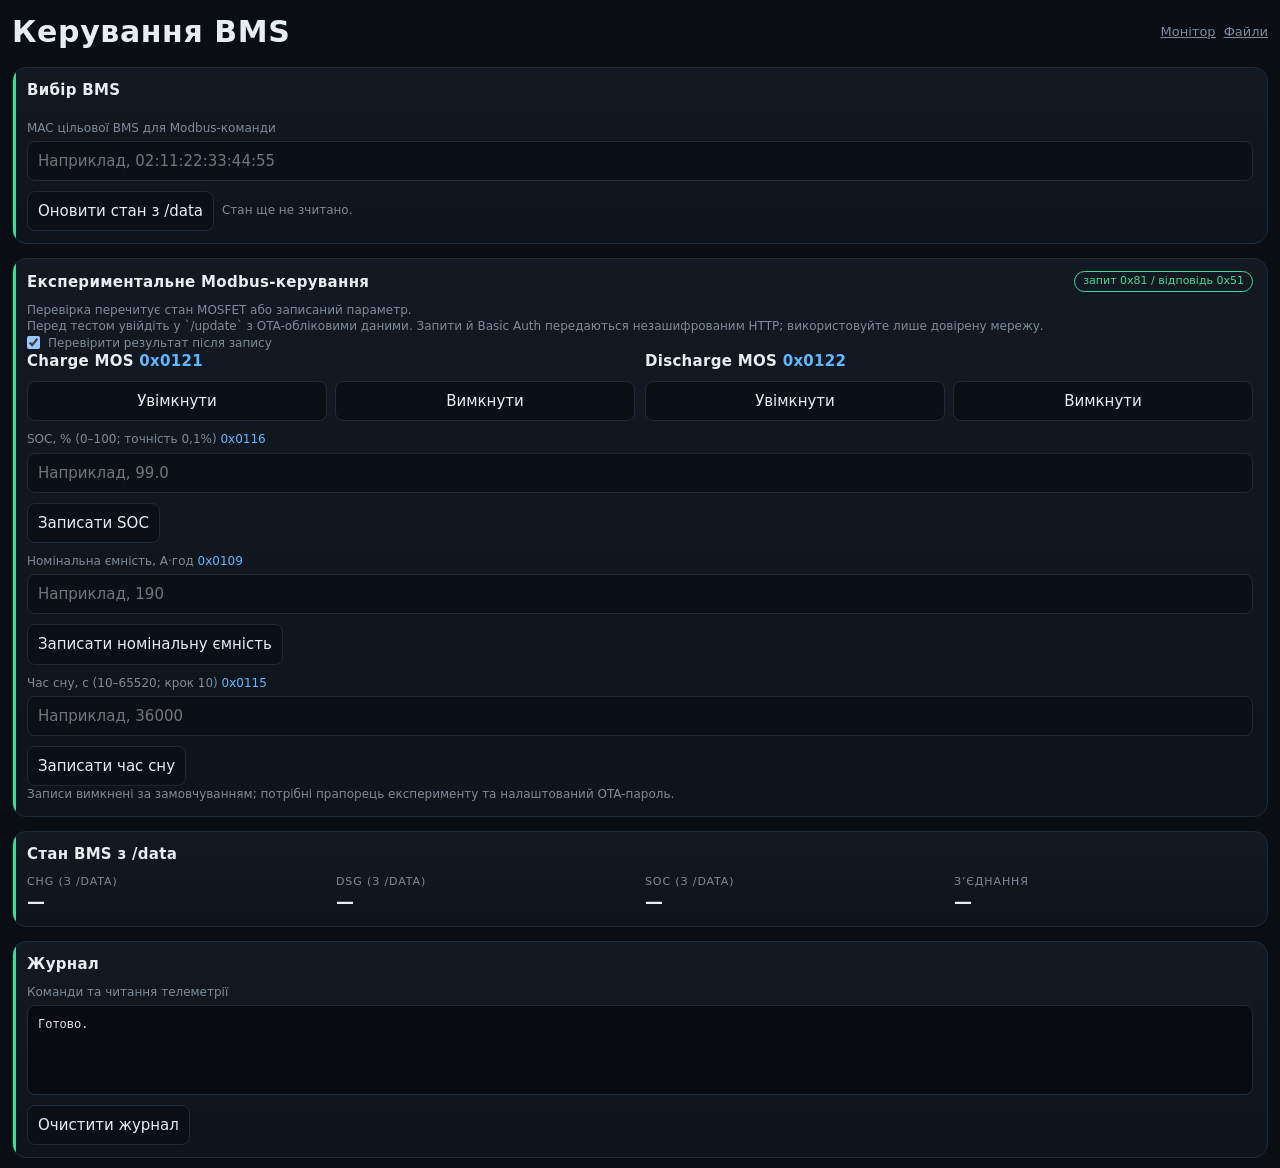
<file: example2/control.html>
<!DOCTYPE html>
<html lang="uk">
<head>
<meta charset="utf-8">
<meta name="viewport" content="width=device-width, initial-scale=1, viewport-fit=cover">
<meta name="color-scheme" content="dark">
<title>BMS Control</title>
<link rel="stylesheet" href="bms.css">
<style>
.toolbar,.actions,.inline{display:flex;align-items:center;gap:8px;flex-wrap:wrap}
.toolbar{justify-content:space-between}
.toolbar a{color:var(--mut);font-size:13px}
.notice{border:1px solid #73551e;background:#211a0d;color:#f5ca75;border-radius:10px;padding:12px 14px}
.notice strong{display:block;margin-bottom:4px}
.grid{grid-template-columns:repeat(auto-fit,minmax(min(100%,290px),1fr))}
.field{display:flex;flex-direction:column;gap:5px;margin:10px 0}
.field label,.muted{color:var(--mut);font-size:12px}
input,select,button{font:inherit;color:var(--txt);background:#0a1016;border:1px solid var(--line);border-radius:8px;padding:9px 10px}
input,select{width:100%;min-width:0}
button{cursor:pointer}
button:hover:not(:disabled){border-color:var(--c-v)}
button:disabled{opacity:.45;cursor:not-allowed}
.actions button{flex:1}
.address{color:var(--c-v);font-variant-numeric:tabular-nums}
.status-grid{display:grid;grid-template-columns:repeat(auto-fit,minmax(110px,1fr));gap:10px}
.status-value{font-size:18px;font-weight:650}
.status-line{min-height:1.5em;color:var(--mut);font-size:12px}
.log{min-height:90px;max-height:260px;overflow:auto;white-space:pre-wrap;overflow-wrap:anywhere;background:#080c11;border:1px solid var(--line);border-radius:8px;padding:10px;font:12px/1.5 ui-monospace,SFMono-Regular,Consolas,monospace}
.check{display:flex;align-items:center;gap:8px;color:var(--mut);font-size:12px}
.check input{width:auto}
</style>
</head>
<body>
<main>
  <header class="toolbar">
    <h1 class="title">Керування BMS</h1>
    <nav class="inline"><a href="/">Монітор</a><a href="/fs">Файли</a></nav>
  </header>

  <section class="card">
    <div class="head"><div class="title">Вибір BMS</div></div>
    <div class="grid">
      <div class="field">
        <label for="device">MAC цільової BMS для Modbus-команди</label>
        <input id="device" autocomplete="off" placeholder="Наприклад, 02:11:22:33:44:55">
      </div>
    </div>
    <div class="inline">
      <button id="readStatus" type="button">Оновити стан з /data</button>
      <span id="statusLine" class="status-line" role="status">Стан ще не зчитано.</span>
    </div>
  </section>

  <section class="card">
    <div class="head"><div class="title">Експериментальне Modbus-керування</div><span class="tag">запит 0x81 / відповідь 0x51</span></div>
    <p class="muted">Перевірка перечитує стан MOSFET або записаний параметр.</p>
    <p class="muted">Перед тестом увійдіть у `/update` з OTA-обліковими даними. Запити й Basic Auth передаються незашифрованим HTTP; використовуйте лише довірену мережу.</p>
    <label class="check"><input id="verifyWriteResult" type="checkbox" checked> Перевірити результат після запису</label>
    <div class="grid">
      <article>
        <div class="head"><div class="title">Charge MOS <span class="address">0x0121</span></div></div>
        <div class="actions">
          <button type="button" data-modbus-register="0x0121" data-modbus-value="1">Увімкнути</button>
          <button type="button" data-modbus-register="0x0121" data-modbus-value="0">Вимкнути</button>
        </div>
      </article>
      <article>
        <div class="head"><div class="title">Discharge MOS <span class="address">0x0122</span></div></div>
        <div class="actions">
          <button type="button" data-modbus-register="0x0122" data-modbus-value="1">Увімкнути</button>
          <button type="button" data-modbus-register="0x0122" data-modbus-value="0">Вимкнути</button>
        </div>
      </article>
    </div>
    <div class="field">
      <label for="modbusSocValue">SOC, % (0–100; точність 0,1%) <span class="address">0x0116</span></label>
      <input id="modbusSocValue" type="number" min="0" max="100" step="0.1" inputmode="decimal" placeholder="Наприклад, 99.0">
    </div>
    <button type="button" data-modbus-register="0x0116">Записати SOC</button>
    <div class="field">
      <label for="modbusRatedCapacity">Номінальна ємність, А·год <span class="address">0x0109</span></label>
      <input id="modbusRatedCapacity" type="number" min="0.001" max="4294967.295" step="0.001" inputmode="decimal" placeholder="Наприклад, 190">
    </div>
    <button type="button" data-modbus-register="0x0109">Записати номінальну ємність</button>
    <div class="field">
      <label for="modbusSleepTime">Час сну, с (10–65520; крок 10) <span class="address">0x0115</span></label>
      <input id="modbusSleepTime" type="number" min="10" max="65520" step="10" inputmode="numeric" placeholder="Наприклад, 36000">
    </div>
    <button type="button" data-modbus-register="0x0115">Записати час сну</button>
    <p id="modbusStatus" class="status-line" role="status">Записи вимкнені за замовчуванням; потрібні прапорець експерименту та налаштований OTA-пароль.</p>
  </section>

  <section class="card">
    <div class="head"><div class="title">Стан BMS з /data</div></div>
    <div class="status-grid">
      <div><div class="lbl">CHG (з /data)</div><div id="chargeStatus" class="status-value">—</div></div>
      <div><div class="lbl">DSG (з /data)</div><div id="dischargeStatus" class="status-value">—</div></div>
      <div><div class="lbl">SOC (з /data)</div><div id="socStatus" class="status-value">—</div></div>
      <div><div class="lbl">З’єднання</div><div id="onlineStatus" class="status-value">—</div></div>
    </div>
  </section>

  <section class="card">
    <div class="head"><div class="title">Журнал</div></div>
    <div class="field">
      <label for="log">Команди та читання телеметрії</label>
      <pre id="log" class="log" aria-live="polite">Готово.</pre>
    </div>
    <button id="clearLog" type="button">Очистити журнал</button>
  </section>
</main>

<script>
const $ = selector => document.querySelector(selector);
const log = $('#log');

function addLog(message) {
  const timestamp = new Date().toLocaleTimeString();
  log.textContent = `[${timestamp}] ${message}\n${log.textContent}`;
}

function getDevices(data) {
  if (Array.isArray(data)) return data.map((device, index) => [String(index), device]);
  if (data && Array.isArray(data.devices)) {
    return data.devices.map((device, index) => [String(index), device]);
  }
  if (data && typeof data === 'object') return Object.entries(data);
  return [];
}

function findDevice(entries, query) {
  if (!query) return entries[0]?.[1] ?? null;
  const needle = query.toLowerCase();
  const match = entries.find(([key, device]) =>
    [key, device?.mac, device?.id, device?.name].some(value =>
      typeof value === 'string' && value.toLowerCase() === needle));
  return match?.[1] ?? null;
}

function showValue(value) {
  if (value === true) return 'ON';
  if (value === false) return 'OFF';
  return value == null ? '—' : String(value);
}

async function readStatus() {
  $('#statusLine').textContent = 'Зчитую /data…';
  try {
    const response = await fetch('/data', {
      cache: 'no-store',
      signal: AbortSignal.timeout(10000)
    });
    if (!response.ok) throw new Error(`HTTP ${response.status}`);
    const entries = getDevices(await response.json());
    const device = findDevice(entries, $('#device').value.trim());
    if (!device) throw new Error('BMS не знайдена у відповіді /data');

    $('#chargeStatus').textContent = showValue(device.charge);
    $('#dischargeStatus').textContent = showValue(device.discharge);
    $('#socStatus').textContent = device.percent_remain == null
      ? '—'
      : `${device.percent_remain}%`;
    $('#onlineStatus').textContent = showValue(device.connected);
    $('#statusLine').textContent = 'Стан оновлено з /data.';
    addLog('Отримано поточні поля charge, discharge, percent_remain, connected з /data.');
  } catch (error) {
    $('#statusLine').textContent = `Не вдалося зчитати стан: ${error.message}`;
    addLog(`Помилка читання /data: ${error.message}`);
  }
}

async function waitForModbusCommand(commandId) {
  const deadline = Date.now() + 90000;
  while (Date.now() < deadline) {
    const response = await fetch(`/api/control/status?id=${encodeURIComponent(commandId)}`, {
      cache: 'no-store',
      signal: AbortSignal.timeout(10000)
    });
    if (!response.ok) throw new Error(`Статус команди: HTTP ${response.status}`);
    const result = await response.json();
    if (['acknowledged', 'verified', 'mismatch', 'failed'].includes(result.state)) return result;
    await new Promise(resolve => setTimeout(resolve, 750));
  }
  throw new Error('Час очікування результату команди вичерпано. Перевірте зв’язок і стан черги.');
}

async function submitModbusCommand(button) {
  const mac = $('#device').value.trim();
  const register = Number(button.dataset.modbusRegister);
  const isSoc = register === 0x0116;
  const isCapacity = register === 0x0109;
  const isSleep = register === 0x0115;
  let value = Number(button.dataset.modbusValue);
  if (!/^([0-9a-f]{2}:){5}[0-9a-f]{2}$/i.test(mac)) {
    throw new Error('Введіть повний MAC цільової BMS.');
  }
  let confirmation;
  if (isSoc) {
    const input = $('#modbusSocValue');
    const soc = input.value === '' ? NaN : Number(input.value);
    if (!Number.isFinite(soc) || soc < 0 || soc > 100 ||
        Math.abs(soc * 10 - Math.round(soc * 10)) > 1e-8) {
      throw new Error('Введіть SOC від 0 до 100% з точністю до 0,1%.');
    }
    value = Math.round(soc * 10);
    confirmation = `Записати SOC ${soc.toFixed(1)}% на BMS ${mac}?`;
  } else if (isCapacity) {
    const input = $('#modbusRatedCapacity');
    const capacity = input.value === '' ? NaN : Number(input.value);
    const milliampHours = capacity * 1000;
    if (!Number.isFinite(capacity) || capacity < 0.001 || capacity > 4294967.295 ||
        Math.abs(milliampHours - Math.round(milliampHours)) > 1e-6) {
      throw new Error('Введіть ємність від 0,001 до 4294967,295 А·год з точністю до 0,001 А·год.');
    }
    value = Math.round(milliampHours);
    confirmation = `Записати номінальну ємність ${capacity} А·год на BMS ${mac}?`;
  } else if (isSleep) {
    const input = $('#modbusSleepTime');
    const seconds = input.value === '' ? NaN : Number(input.value);
    if (!Number.isInteger(seconds) || seconds < 10 || seconds > 65520 || seconds % 10 !== 0) {
      throw new Error('Введіть час сну від 10 до 65520 секунд, кратний 10.');
    }
    value = seconds / 10;
    confirmation = `Записати час сну ${seconds} с на BMS ${mac}?`;
  } else {
    const controlName = register === 0x0121 ? 'Charge MOS' : 'Discharge MOS';
    const requestedState = value ? 'УВІМКНУТИ' : 'ВИМКНУТИ';
    confirmation = `${requestedState} ${controlName} на BMS ${mac}?`;
  }
  if (!window.confirm(confirmation)) {
    $('#modbusStatus').textContent = 'Команду скасовано.';
    return;
  }

  const endpoint = isSoc ? '/api/control/soc'
    : isCapacity ? '/api/control/rated-capacity'
      : isSleep ? '/api/control/sleep' : '/api/control/mosfet';
  const response = await fetch(endpoint, {
    method: 'POST',
    headers: {'Content-Type': 'application/json'},
    body: JSON.stringify({
      mac,
      register,
      value,
      verify: $('#verifyWriteResult').checked
    }),
    signal: AbortSignal.timeout(10000)
  });
  const body = await response.json().catch(() => ({}));
  if (!response.ok) throw new Error(body.error || `Команду відхилено: HTTP ${response.status}`);

  $('#modbusStatus').textContent = `Команда ${body.id} у черзі для ${mac}. Очікую BLE-відповідь…`;
  addLog(`Modbus ${isCapacity ? '0x10' : '0x06'} поставлено в чергу: ${mac}, reg 0x${register.toString(16).padStart(4, '0')}, value ${value}.`);
  const result = await waitForModbusCommand(body.id);
  const actual = result.actual == null ? '' : isSoc
    ? `; зчитаний SOC ${(result.actual / 10).toFixed(1)}%`
    : isCapacity ? `; зчитана ємність ${(result.actual / 1000).toFixed(3)} А·год`
      : isSleep ? `; зчитаний час сну ${result.actual * 10} с`
        : `; фактичний стан ${result.actual}`;
  $('#modbusStatus').textContent = `Команда ${body.id}: ${result.state}${actual}.`;
  addLog(`Результат команди ${body.id}: ${result.state}${actual}.`);
}

document.querySelectorAll('[data-modbus-register]').forEach(button => {
  button.addEventListener('click', async () => {
    button.disabled = true;
    $('#modbusStatus').textContent = 'Надсилаю запит до черги…';
    try {
      await submitModbusCommand(button);
    } catch (error) {
      $('#modbusStatus').textContent = `Помилка: ${error.message}`;
      addLog(`Modbus-команду не підтверджено: ${error.message}`);
    } finally {
      button.disabled = false;
    }
  });
});

$('#readStatus').addEventListener('click', readStatus);
$('#clearLog').addEventListener('click', () => {
  log.textContent = 'Журнал очищено.';
});
</script>
</body>
</html>
</file>
<file: example2/bms.css>
:root{
  --bg:#0a0e13; --card:#121922; --card2:#0e141b; --line:#1f2a37;
  --txt:#e6edf3; --mut:#7d8b9a;
  --c-v:#5eb8ff; --c-a:#ffb454; --c-w:#c792ff; --c-ah:#4fd1a5;
  --ok:#3ddc97; --warn:#ffb454; --bad:#ff5c6c;
}
*{box-sizing:border-box;margin:0}
html,body{background:var(--bg);color:var(--txt);font:15px/1.35 system-ui,-apple-system,"Segoe UI",Roboto,sans-serif}
body{min-height:100vh;min-height:100dvh;
  padding:max(12px,env(safe-area-inset-top)) max(12px,env(safe-area-inset-right)) max(10px,env(safe-area-inset-bottom)) max(12px,env(safe-area-inset-left))}
main{width:100%;max-width:1400px;margin:0 auto;display:flex;flex-direction:column;gap:14px}
.num{font-variant-numeric:tabular-nums;font-weight:650}

/* Cards */
.card{background:linear-gradient(180deg,var(--card),var(--card2));border:1px solid var(--line);border-radius:14px;padding:12px 14px;position:relative;overflow:hidden}
.card::before{content:"";position:absolute;left:0;top:0;bottom:0;width:3px;background:var(--ok)}
.card.alm::before{background:var(--warn)}
.card.off{background:linear-gradient(180deg,#2a1218,#1a0c10);border-color:#6b2531}
.card.off::before{background:var(--bad)}
.head{display:flex;justify-content:space-between;align-items:center;gap:8px;margin-bottom:10px}
.title{font-weight:600;letter-spacing:.02em;white-space:nowrap;overflow:hidden;text-overflow:ellipsis}
.title small{color:var(--mut);font-weight:500;font-size:12px;margin-left:6px}
.tag{font-size:11px;padding:2px 8px;border-radius:99px;border:1px solid currentColor;white-space:nowrap;color:var(--ok)}
.tag.stale{color:var(--warn)}
.alm .tag{color:var(--warn)} .off .tag{color:var(--bad);font-weight:700}

/* Metrics: V, A, W, Ah, SOC */
.m{display:grid;grid-template-columns:repeat(2,1fr);gap:8px 12px}
.cell{min-width:0}
.lbl{font-size:11px;color:var(--mut);text-transform:uppercase;letter-spacing:.08em}
.val{font-size:22px;line-height:1.15;white-space:nowrap}
.val small{font-size:12px;color:var(--mut);font-weight:500;margin-left:3px}
.c-v .val{color:var(--c-v)} .c-a .val{color:var(--c-a)} .c-w .val{color:var(--c-w)} .c-ah .val{color:var(--c-ah)}
.c-a.chg .val{color:var(--ok)}
.c-soc{grid-column:1/-1}
.bar{height:6px;background:#1b2531;border-radius:9px;margin-top:5px;overflow:hidden}
.bar i{display:block;height:100%;width:0;border-radius:9px;background:var(--ok);transition:width .6s}
.off .val{color:#8a5a62 !important} .off .bar i{width:0 !important}

/* Pack */
.pack{padding:16px 18px}
.pack .title{font-size:18px}
.pack .val{font-size:30px}
.pack .m{gap:12px 16px}
.grid{display:grid;grid-template-columns:repeat(auto-fill,minmax(170px,1fr));gap:10px}

/* Individual details */
.det{margin-top:12px;padding-top:10px;border-top:1px solid var(--line);display:flex;flex-direction:column;gap:10px}
.mos{display:flex;gap:6px}
.chip{flex:1;text-align:center;font-size:11px;font-weight:600;letter-spacing:.06em;padding:3px 0;border-radius:6px;border:1px solid currentColor;color:var(--ok)}
.chip.no{color:var(--bad)}
.st{display:grid;grid-template-columns:repeat(3,1fr);gap:8px}
.st .val{font-size:16px}
.tmp{display:grid;grid-template-columns:repeat(auto-fit,minmax(48px,1fr));gap:8px}
.tmp .val{font-size:16px}
.cv{display:grid;grid-template-columns:repeat(auto-fill,minmax(64px,1fr));gap:6px}
.cv div{background:#0a1016;border:1px solid var(--line);border-radius:8px;padding:4px 6px;text-align:center}
.cv b{display:block;font-size:13px;font-weight:600}
.cv span{font-size:10px;color:var(--mut)}
.cv .hi b{color:var(--ok)} .cv .lo b{color:var(--warn)}
.alerts{display:flex;flex-direction:column;gap:6px}
.alert-list{list-style:none;padding:0;display:grid;gap:4px;color:var(--warn);font-size:12px}
.alert-list li::before{content:"!";display:inline-grid;place-items:center;width:15px;height:15px;margin-right:6px;border:1px solid currentColor;border-radius:50%;font-size:10px;font-weight:700}
.alert-empty{color:var(--mut);font-size:12px}
.alert-raw{color:var(--mut);font-size:11px}
.alert-raw summary{cursor:pointer}
.alert-raw code{display:block;margin-top:4px;color:var(--txt);font-variant-numeric:tabular-nums}
.ok-t{color:var(--ok)} .warn-t{color:var(--warn)} .bad-t{color:var(--bad)}
.off .det{opacity:.45}
.tools{display:flex;justify-content:center;gap:14px;padding:4px 0 12px;font-size:12px}
.tools a{color:var(--mut)}

@media (min-width:560px){ .grid{grid-template-columns:repeat(auto-fill,minmax(260px,1fr))} }
@media (min-width:760px){
  .pack .m{grid-template-columns:repeat(5,1fr)}
  .pack .c-soc{grid-column:auto}
  .pack .val{font-size:34px}
}
@media (min-width:1100px){ .pack .val{font-size:40px} .val{font-size:24px} .st .val,.tmp .val{font-size:16px} }
@media (max-height:480px) and (orientation:landscape){ .pack .val{font-size:26px} body{font-size:14px} }
</file>
